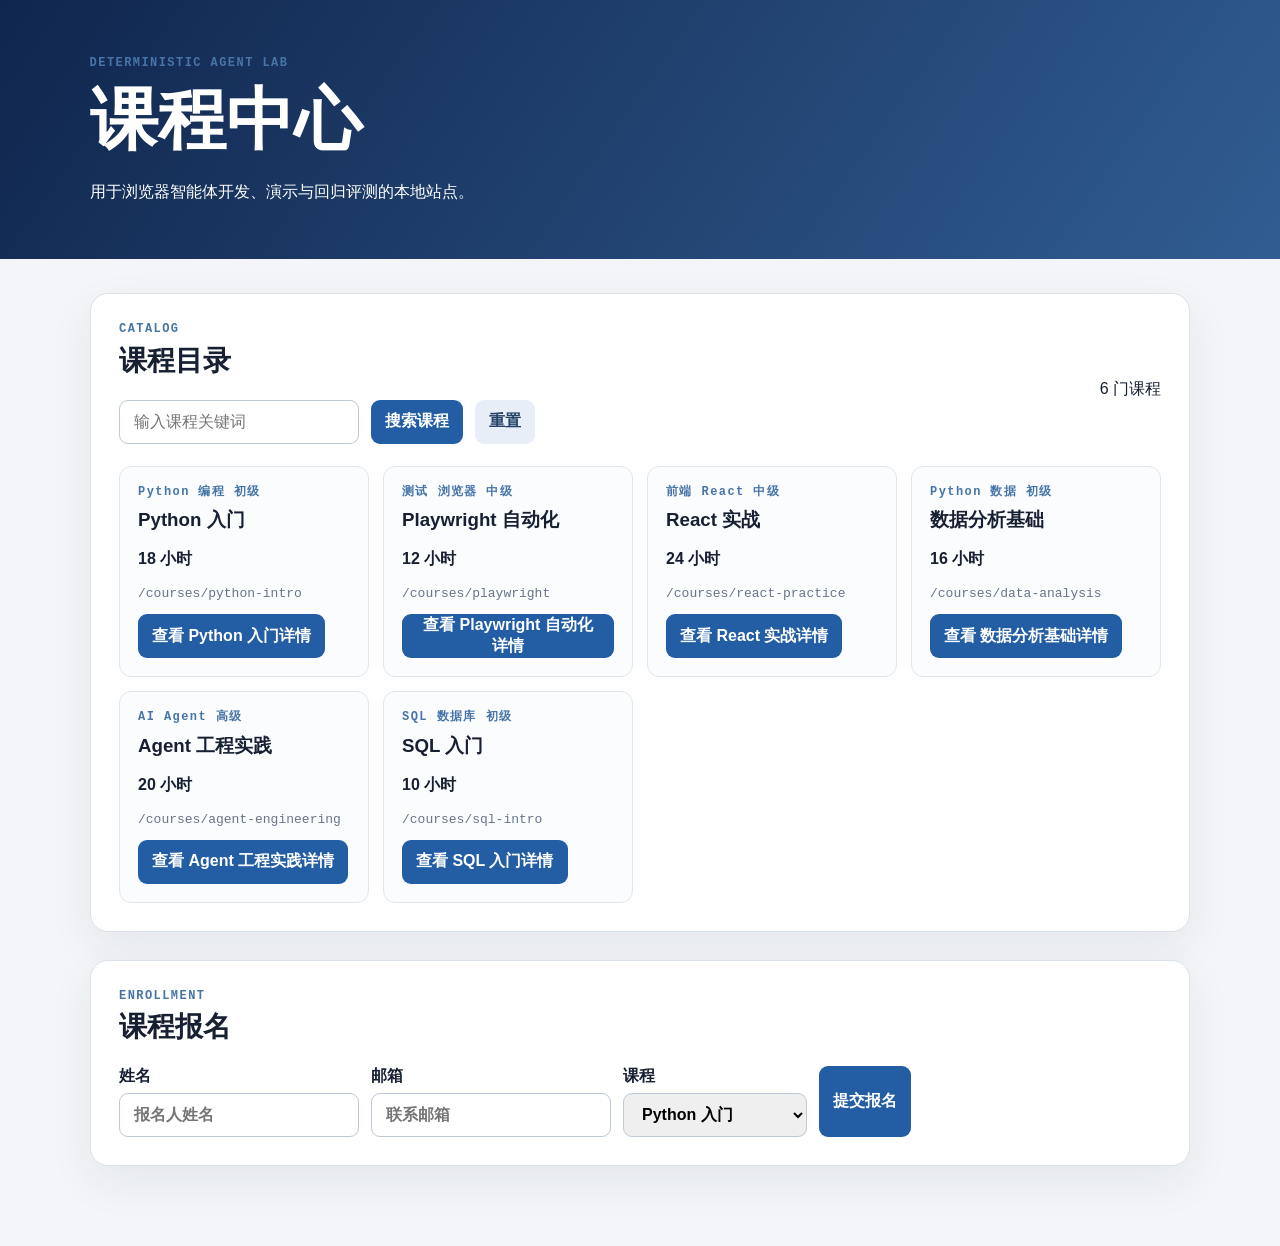
<file: demo_site/index.html>
<!doctype html>
<html lang="zh-CN">
<head>
  <meta charset="utf-8"><meta name="viewport" content="width=device-width, initial-scale=1">
  <title>BrowserAgent 课程中心</title><link rel="stylesheet" href="styles.css">
</head>
<body>
  <header><p class="eyebrow">DETERMINISTIC AGENT LAB</p><h1>课程中心</h1><p>用于浏览器智能体开发、演示与回归评测的本地站点。</p></header>
  <main>
    <section aria-labelledby="catalog-title">
      <div class="section-heading"><div><p class="eyebrow">CATALOG</p><h2 id="catalog-title">课程目录</h2></div><span id="course-count"></span></div>
      <div class="search-row"><input id="course-query" placeholder="输入课程关键词" aria-label="课程关键词"><button id="search-button" type="button">搜索课程</button><button id="reset-button" class="secondary" type="button">重置</button></div>
      <div id="course-list" class="course-grid" aria-live="polite"></div>
      <div id="course-detail" class="course-detail" aria-live="polite" hidden></div>
    </section>
    <section aria-labelledby="signup-title">
      <p class="eyebrow">ENROLLMENT</p><h2 id="signup-title">课程报名</h2>
      <form id="signup-form"><label>姓名<input id="signup-name" placeholder="报名人姓名" required></label><label>邮箱<input id="signup-email" type="email" placeholder="联系邮箱" required></label><label>课程<select id="signup-course" aria-label="报名课程"></select></label><button type="submit">提交报名</button></form>
      <div id="receipt" class="receipt" aria-live="polite" hidden></div>
    </section>
  </main><script src="app.js"></script>
</body></html>
</file>
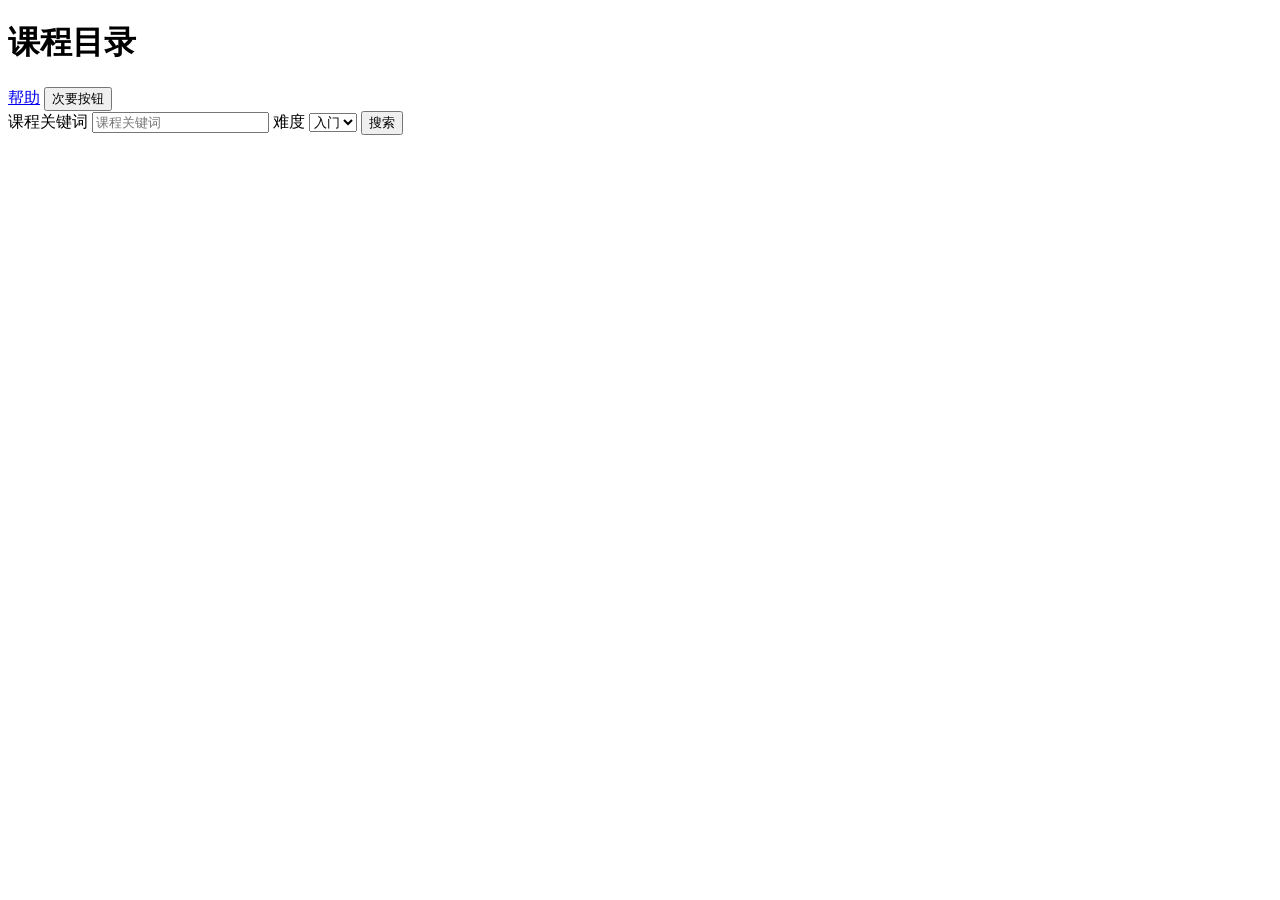
<file: tests/fixtures/demo_page.html>
<!doctype html>
<html lang="zh-CN">
<head><meta charset="utf-8"><title>课程目录</title></head>
<body>
  <h1>课程目录</h1>
  <a href="#help">帮助</a>
  <button id="noop" type="button">次要按钮</button>
  <form id="search-form">
    <label for="query">课程关键词</label>
    <input id="query" name="query" placeholder="课程关键词">
    <label for="level">难度</label>
    <select id="level" name="level">
      <option value="beginner">入门</option>
      <option value="advanced">进阶</option>
    </select>
    <button type="submit">搜索</button>
  </form>
  <div id="result"></div>
  <script>
    document.querySelector('#search-form').addEventListener('submit', event => {
      event.preventDefault();
      const data = new FormData(event.currentTarget);
      document.querySelector('#result').textContent =
        `已搜索：${data.get('query')}；难度：${data.get('level')}`;
    });
  </script>
</body>
</html>
</file>
<file: demo_site/styles.css>
:root { color-scheme: light; font-family: Inter, "Microsoft YaHei", sans-serif; color: #172033; background: #f3f5f8; }
* { box-sizing: border-box; } body { margin: 0; }
header { padding: 56px max(7vw, 24px) 40px; color: white; background: linear-gradient(125deg, #10264d, #315d92); } header h1 { margin: 4px 0; font-size: clamp(36px, 6vw, 68px); }
main { width: min(1100px, 92vw); margin: 34px auto 80px; display: grid; gap: 28px; }
section { padding: 28px; border: 1px solid #dbe1e9; border-radius: 18px; background: white; box-shadow: 0 16px 45px #24365312; }
.section-heading { display: flex; align-items: end; justify-content: space-between; } .eyebrow { margin: 0 0 5px; color: #4775a7; font: 700 12px/1.2 monospace; letter-spacing: .12em; } h2 { margin: 0 0 20px; font-size: 28px; }
.search-row, form { display: flex; flex-wrap: wrap; gap: 12px; } input, select, button { min-height: 44px; border-radius: 9px; border: 1px solid #bdc8d6; padding: 0 14px; font: inherit; } input { min-width: 240px; } button { color: white; background: #235ea5; border: 0; font-weight: 700; cursor: pointer; } button.secondary { color: #244267; background: #e7eef7; }
.course-grid { margin-top: 22px; display: grid; grid-template-columns: repeat(auto-fit, minmax(225px, 1fr)); gap: 14px; } .course-card { padding: 18px; border: 1px solid #e1e6ed; border-radius: 12px; background: #fbfcfe; } .course-card h3 { margin: 8px 0; } .path { color: #68758a; font-family: monospace; }
label { display: grid; gap: 6px; font-weight: 700; } .receipt, .course-detail { margin-top: 18px; padding: 16px; border-radius: 10px; color: #155c3b; background: #e6f7ed; font-weight: 700; }
</file>
